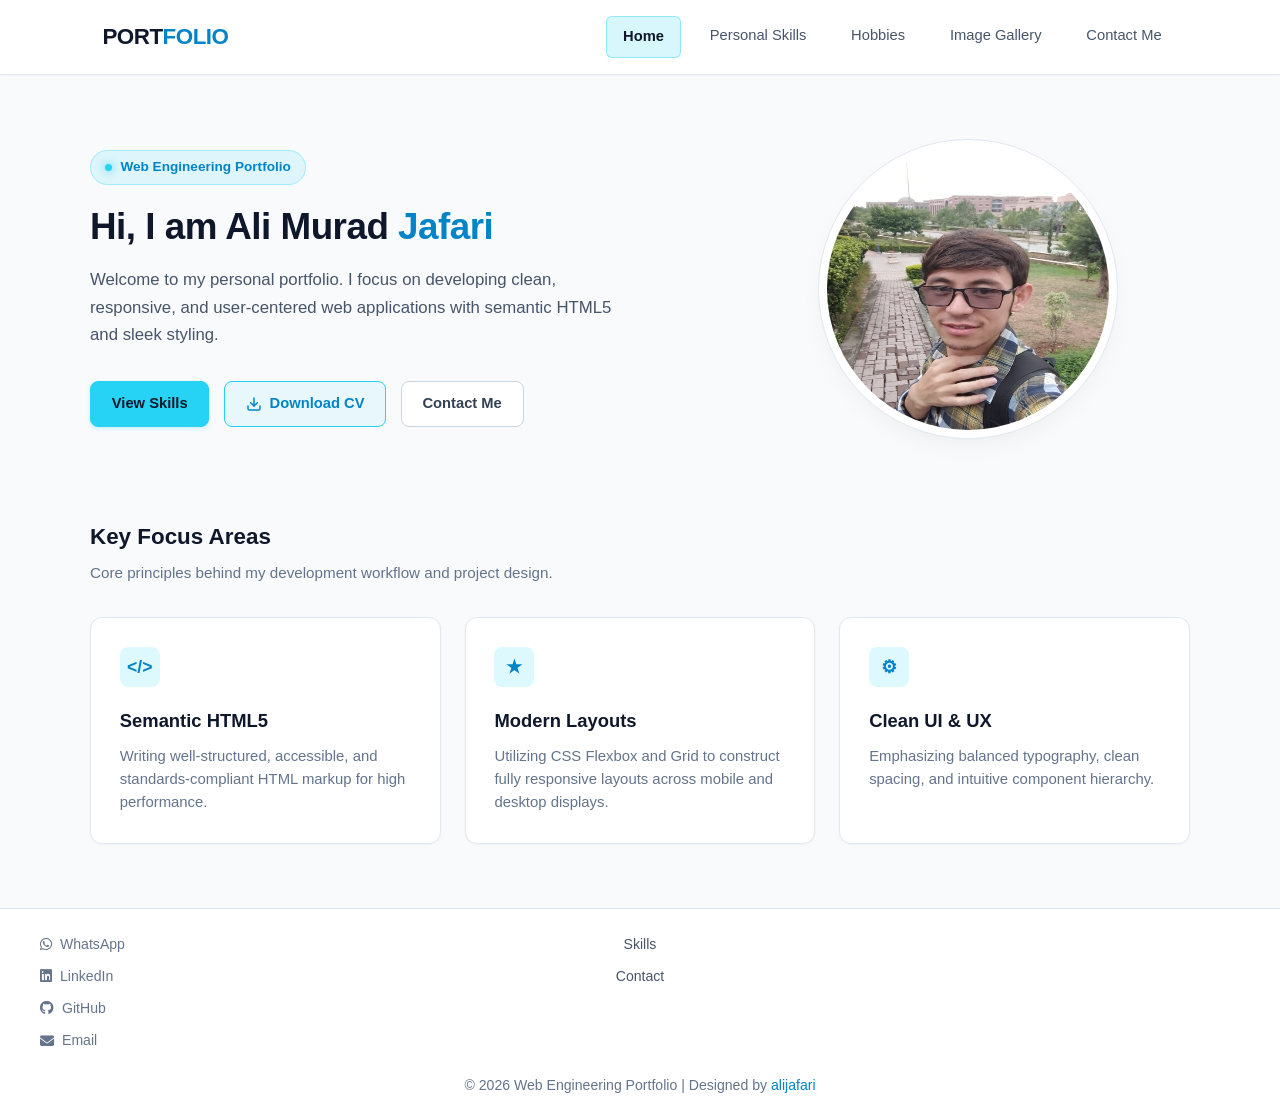
<file: index.html>
<!DOCTYPE html>
<html lang="en">
<head>
    <meta charset="UTF-8">
    <meta name="viewport" content="width=device-width, initial-scale=1.0">
    <title>Home | Personal Portfolio</title>
    <link rel="stylesheet" href="https://cdnjs.cloudflare.com/ajax/libs/font-awesome/6.7.2/css/all.min.css">
    <link rel="stylesheet" href="css/style.css">
    
</head>
<body>

    <!-- Header Navigation -->
    <header>
        <div class="logo">PORT<span>FOLIO</span></div>
        <nav>
            <a href="index.html" class="active">Home</a>
            <a href="skills.html">Personal Skills</a>
            <a href="hobbies.html">Hobbies</a>
            <a href="gallery.html">Image Gallery</a>
            <a href="contact.html">Contact Me</a>
        </nav>
    </header>

    <!-- Main Container -->
    <div class="container">
        <section class="hero">
            <div class="hero-text">
                <div class="badge-pill">
                    <span class="badge-dot"></span> Web Engineering Portfolio
                </div>
                <h1>Hi, I am Ali Murad <span>Jafari</span></h1>
                <p>
                    Welcome to my personal portfolio. I focus on developing clean, responsive, and user-centered web applications with semantic HTML5 and sleek styling.
                </p>
                <div class="btn-group">
                    <a href="skills.html" class="btn btn-primary">View Skills</a>
                    <a href="CV.pdf" download="Student_CV.pdf" class="btn btn-outline">
                        <svg width="16" height="16" viewBox="0 0 24 24" fill="none" stroke="currentColor" stroke-width="2.2" stroke-linecap="round" stroke-linejoin="round"><path d="M21 15v4a2 2 0 0 1-2 2H5a2 2 0 0 1-2-2v-4"></path><polyline points="7 10 12 15 17 10"></polyline><line x1="12" y1="15" x2="12" y2="3"></line></svg>
                        Download CV
                    </a>
                    <a href="contact.html" class="btn btn-secondary">Contact Me</a>
                </div>
            </div>
            <div class="hero-image">
                <img src="images/p2.jpeg" alt="Profile Graphic">
            </div>
        </section>

        <!-- Highlights Section -->
        <section>
            <div class="section-header">
                <h2>Key Focus Areas</h2>
                <p>Core principles behind my development workflow and project design.</p>
            </div>
            <div class="features">
                <div class="card">
                    <div class="card-icon">&lt;/&gt;</div>
                    <h3>Semantic HTML5</h3>
                    <p>Writing well-structured, accessible, and standards-compliant HTML markup for high performance.</p>
                </div>
                <div class="card">
                    <div class="card-icon">&#9733;</div>
                    <h3>Modern Layouts</h3>
                    <p>Utilizing CSS Flexbox and Grid to construct fully responsive layouts across mobile and desktop displays.</p>
                </div>
                <div class="card">
                    <div class="card-icon">&#9881;</div>
                    <h3>Clean UI &amp; UX</h3>
                    <p>Emphasizing balanced typography, clean spacing, and intuitive component hierarchy.</p>
                </div>
            </div>
        </section>
    </div>

    <!-- Footer -->
    <footer>
        <div class="footer-content">
            <div class="social-media">
                <a href="#"><i class="fa-brands fa-whatsapp"></i> WhatsApp</a>
                <a href="#"><i class="fa-brands fa-linkedin"></i> LinkedIn</a>
                <a href="#"><i class="fa-brands fa-github"></i> GitHub</a>
                <a href="#"><i class="fa-solid fa-envelope"></i> Email</a>

            </div>
            <div class="quick-link">
                <a href="skills.html">Skills</a>
                <a href="contact.html">Contact</a>
            </div>

            <div></div>
        </div>
        
        <p>&copy; 2026 Web Engineering Portfolio | Designed by <strong>alijafari</strong></p>
    </footer>

</body>
</html>
</file>
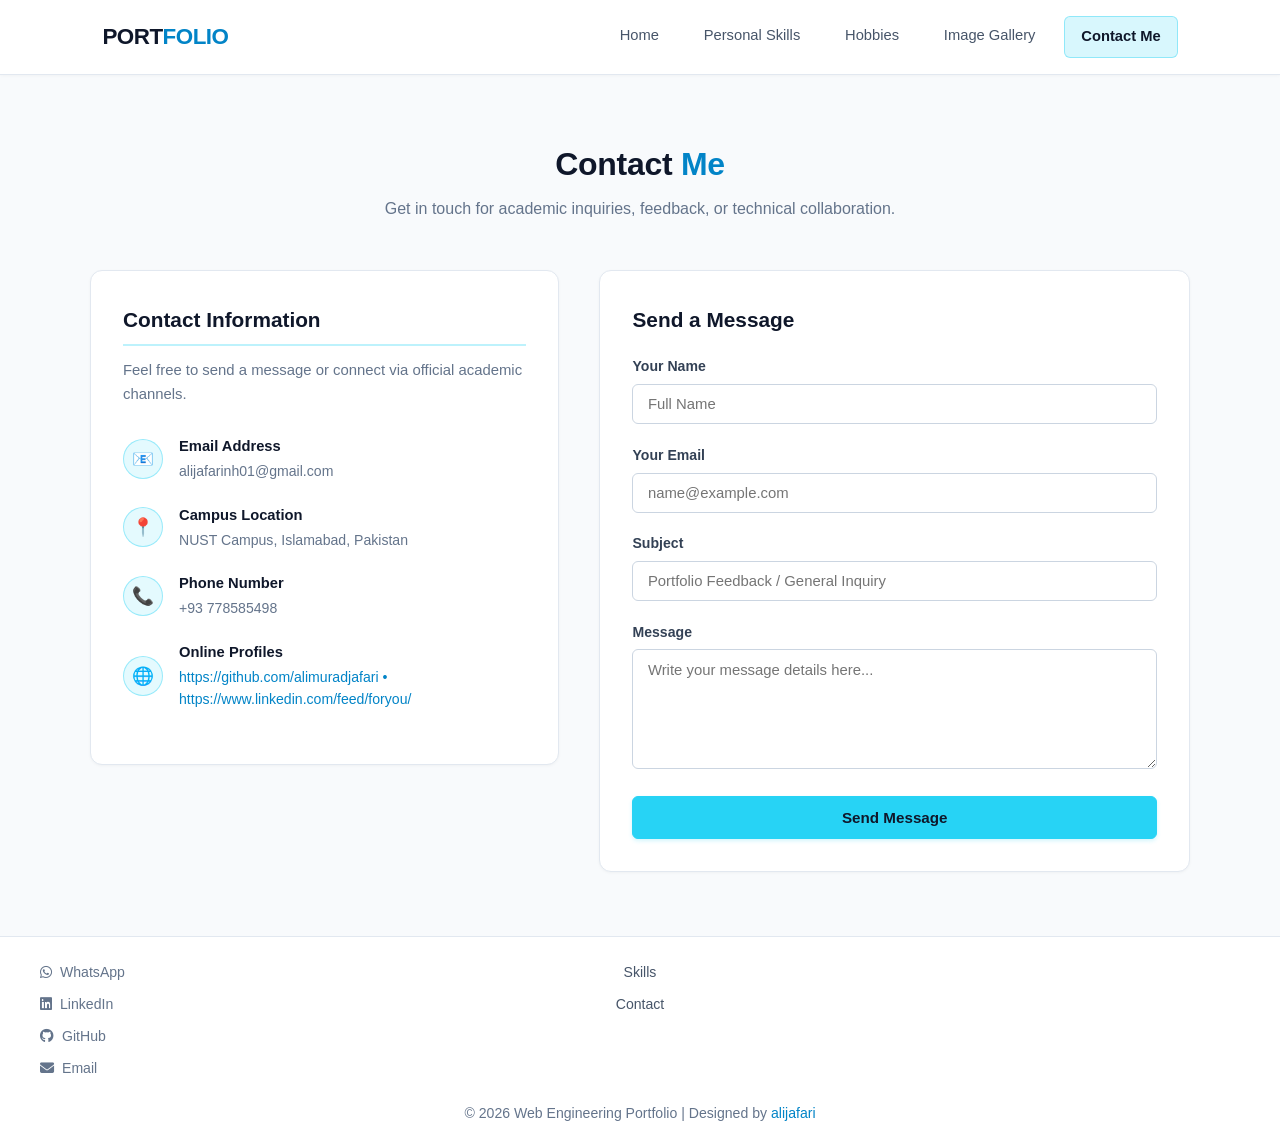
<file: contact.html>
<!DOCTYPE html>
<html lang="en">
<head>
    <meta charset="UTF-8">
    <meta name="viewport" content="width=device-width, initial-scale=1.0">
    <title>Contact Me | Portfolio</title>
     <link rel="stylesheet" href="https://cdnjs.cloudflare.com/ajax/libs/font-awesome/6.7.2/css/all.min.css">
    <link rel="stylesheet" href="css/style.css">
</head>
<body>

    <!-- Header Navigation -->
    <header>
        <div class="logo">PORT<span>FOLIO</span></div>
        <nav>
            <a href="index.html">Home</a>
            <a href="skills.html">Personal Skills</a>
            <a href="hobbies.html">Hobbies</a>
            <a href="gallery.html">Image Gallery</a>
            <a href="contact.html" class="active">Contact Me</a>
        </nav>
    </header>

    <!-- Main Content -->
    <div class="container">
        <div class="page-header">
            <h1>Contact <span>Me</span></h1>
            <p>Get in touch for academic inquiries, feedback, or technical collaboration.</p>
        </div>

        <div class="contact-wrapper">
            <!-- Sidebar Details -->
            <div class="contact-info">
                <h2>Contact Information</h2>
                <p>Feel free to send a message or connect via official academic channels.</p>

                <div class="info-item">
                    <div class="info-icon">&#128231;</div>
                    <div class="info-details">
                        <h4>Email Address</h4>
                        <p>alijafarinh01@gmail.com</p>
                    </div>
                </div>

                <div class="info-item">
                    <div class="info-icon">&#128205;</div>
                    <div class="info-details">
                        <h4>Campus Location</h4>
                        <p>NUST Campus, Islamabad, Pakistan</p>
                    </div>
                </div>

                <div class="info-item">
                    <div class="info-icon">&#128222;</div>
                    <div class="info-details">
                        <h4>Phone Number</h4>
                        <p>+93 778585498</p>
                    </div>
                </div>

                <div class="info-item">
                    <div class="info-icon">&#127760;</div>
                    <div class="info-details">
                        <h4>Online Profiles</h4>
                        <p style="color: #0284c7; font-weight: 500;">https://github.com/alimuradjafari &bull; https://www.linkedin.com/feed/foryou/</p>
                    </div>
                </div>
            </div>

            <!-- Contact Form -->
            <div class="contact-form">
                <h2>Send a Message</h2>
                <form action="#" method="post" onsubmit="alert('Thank you! Your message has been submitted successfully.'); return false;">
                    <div class="form-group">
                        <label for="name">Your Name</label>
                        <input type="text" id="name" name="name" class="form-control" placeholder="Full Name" required>
                    </div>

                    <div class="form-group">
                        <label for="email">Your Email</label>
                        <input type="email" id="email" name="email" class="form-control" placeholder="name@example.com" required>
                    </div>

                    <div class="form-group">
                        <label for="subject">Subject</label>
                        <input type="text" id="subject" name="subject" class="form-control" placeholder="Portfolio Feedback / General Inquiry" required>
                    </div>

                    <div class="form-group">
                        <label for="message">Message</label>
                        <textarea id="message" name="message" class="form-control" placeholder="Write your message details here..." required></textarea>
                    </div>

                    <button type="submit" class="submit-btn">Send Message</button>
                </form>
            </div>
        </div>
    </div>

    <!-- Footer -->
    <footer>
        <div class="footer-content">
            <div class="social-media">
                <a href="#"><i class="fa-brands fa-whatsapp"></i> WhatsApp</a>
                <a href="#"><i class="fa-brands fa-linkedin"></i> LinkedIn</a>
                <a href="#"><i class="fa-brands fa-github"></i> GitHub</a>
                <a href="#"><i class="fa-solid fa-envelope"></i> Email</a>

            </div>
            <div class="quick-link">
                <a href="skills.html">Skills</a>
                <a href="contact.html">Contact</a>
            </div>

            <div></div>
        </div>
        
        <p>&copy; 2026 Web Engineering Portfolio | Designed by <strong>alijafari</strong></p>
    </footer>

</body>
</html>
</file>
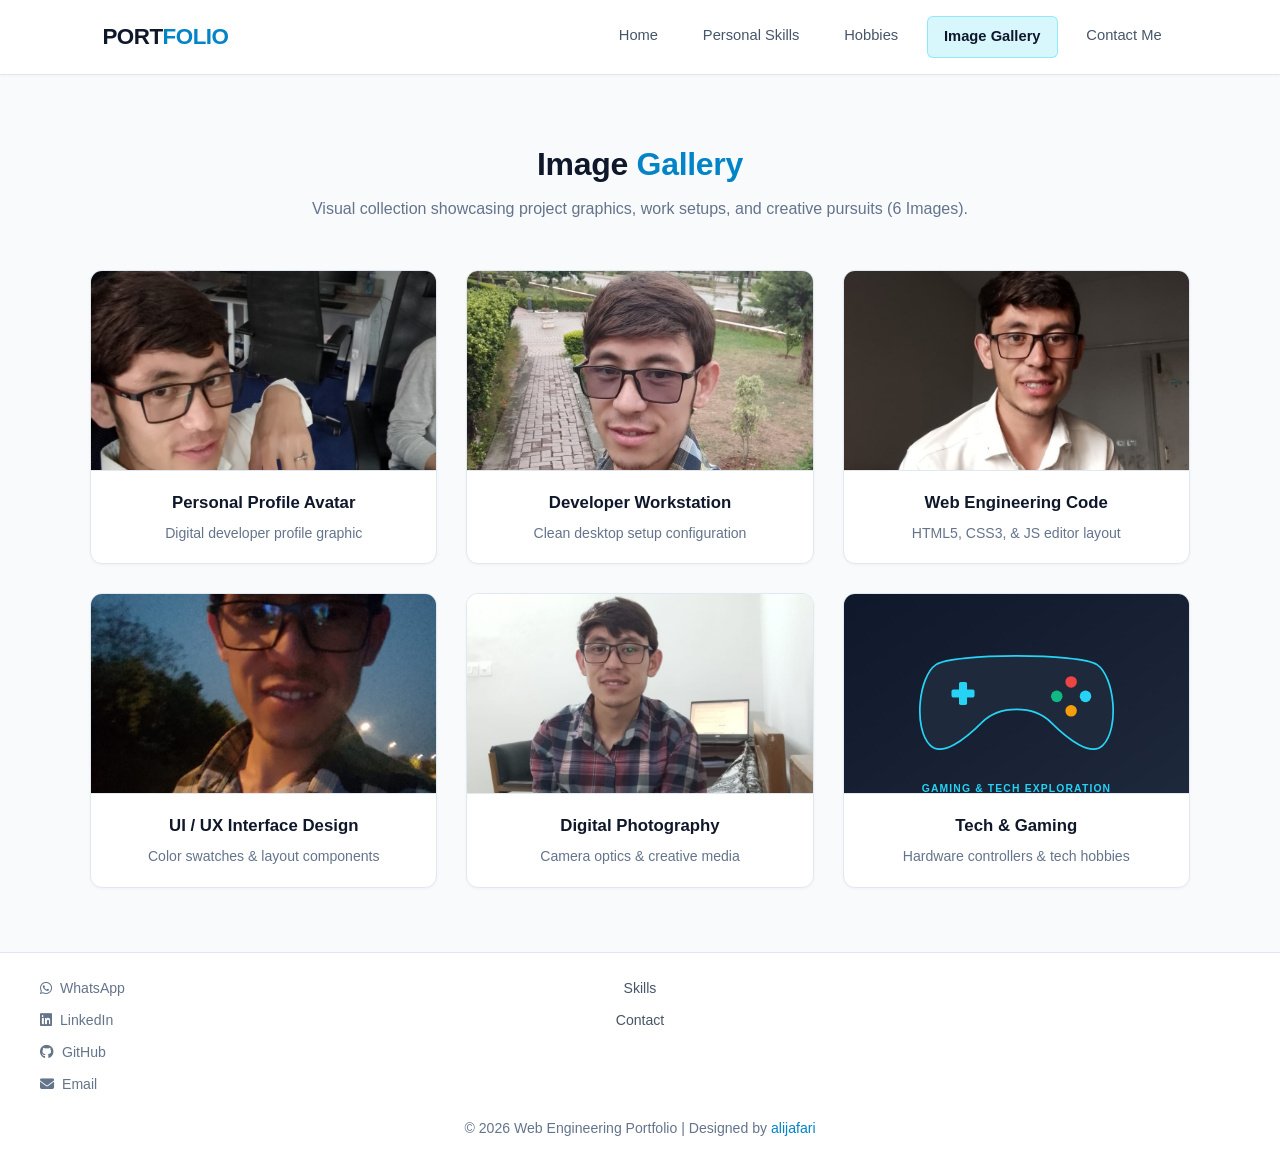
<file: gallery.html>
<!DOCTYPE html>
<html lang="en">
<head>
    <meta charset="UTF-8">
    <meta name="viewport" content="width=device-width, initial-scale=1.0">
    <title>Image Gallery | Portfolio</title>
     <link rel="stylesheet" href="https://cdnjs.cloudflare.com/ajax/libs/font-awesome/6.7.2/css/all.min.css">
    <link rel="stylesheet" href="css/style.css">
</head>
<body>

    <!-- Header Navigation -->
    <header>
        <div class="logo">PORT<span>FOLIO</span></div>
        <nav>
            <a href="index.html">Home</a>
            <a href="skills.html">Personal Skills</a>
            <a href="hobbies.html">Hobbies</a>
            <a href="gallery.html" class="active">Image Gallery</a>
            <a href="contact.html">Contact Me</a>
        </nav>
    </header>

    <!-- Main Content -->
    <div class="container">
        <div class="page-header">
            <h1>Image <span>Gallery</span></h1>
            <p>Visual collection showcasing project graphics, work setups, and creative pursuits (6 Images).</p>
        </div>

        <div class="gallery-grid">
            <!-- Image 1 -->
            <div class="gallery-card">
                <div class="gallery-img-wrapper">
                    <img src="images/p1.jpeg" alt="Personal Profile Identity">
                </div>
                <div class="gallery-caption">
                    <h3>Personal Profile Avatar</h3>
                    <p>Digital developer profile graphic</p>
                </div>
            </div>

            <!-- Image 2 -->
            <div class="gallery-card">
                <div class="gallery-img-wrapper">
                    <img src="images/p2.jpeg" alt="Workstation Environment">
                </div>
                <div class="gallery-caption">
                    <h3>Developer Workstation</h3>
                    <p>Clean desktop setup configuration</p>
                </div>
            </div>

            <!-- Image 3 -->
            <div class="gallery-card">
                <div class="gallery-img-wrapper">
                    <img src="images/p3.jpeg" alt="Web Engineering Code Editor">
                </div>
                <div class="gallery-caption">
                    <h3>Web Engineering Code</h3>
                    <p>HTML5, CSS3, &amp; JS editor layout</p>
                </div>
            </div>

            <!-- Image 4 -->
            <div class="gallery-card">
                <div class="gallery-img-wrapper">
                    <img src="images/p4.jpeg" alt="UI UX Design System">
                </div>
                <div class="gallery-caption">
                    <h3>UI / UX Interface Design</h3>
                    <p>Color swatches &amp; layout components</p>
                </div>
            </div>

            <!-- Image 5 -->
            <div class="gallery-card">
                <div class="gallery-img-wrapper">
                    <img src="images/p5.jpeg" alt="Digital Camera & Media">
                </div>
                <div class="gallery-caption">
                    <h3>Digital Photography</h3>
                    <p>Camera optics &amp; creative media</p>
                </div>
            </div>

            <!-- Image 6 -->
            <div class="gallery-card">
                <div class="gallery-img-wrapper">
                    <img src="images/gaming.svg" alt="Gaming & Tech Exploration">
                </div>
                <div class="gallery-caption">
                    <h3>Tech &amp; Gaming</h3>
                    <p>Hardware controllers &amp; tech hobbies</p>
                </div>
            </div>
        </div>
    </div>

    <!-- Footer -->
    <footer>
        <div class="footer-content">
            <div class="social-media">
                <a href="#"><i class="fa-brands fa-whatsapp"></i> WhatsApp</a>
                <a href="#"><i class="fa-brands fa-linkedin"></i> LinkedIn</a>
                <a href="#"><i class="fa-brands fa-github"></i> GitHub</a>
                <a href="#"><i class="fa-solid fa-envelope"></i> Email</a>

            </div>
            <div class="quick-link">
                <a href="skills.html">Skills</a>
                <a href="contact.html">Contact</a>
            </div>

            <div></div>
        </div>
        
        <p>&copy; 2026 Web Engineering Portfolio | Designed by <strong>alijafari</strong></p>
    </footer>

</body>
</html>
</file>
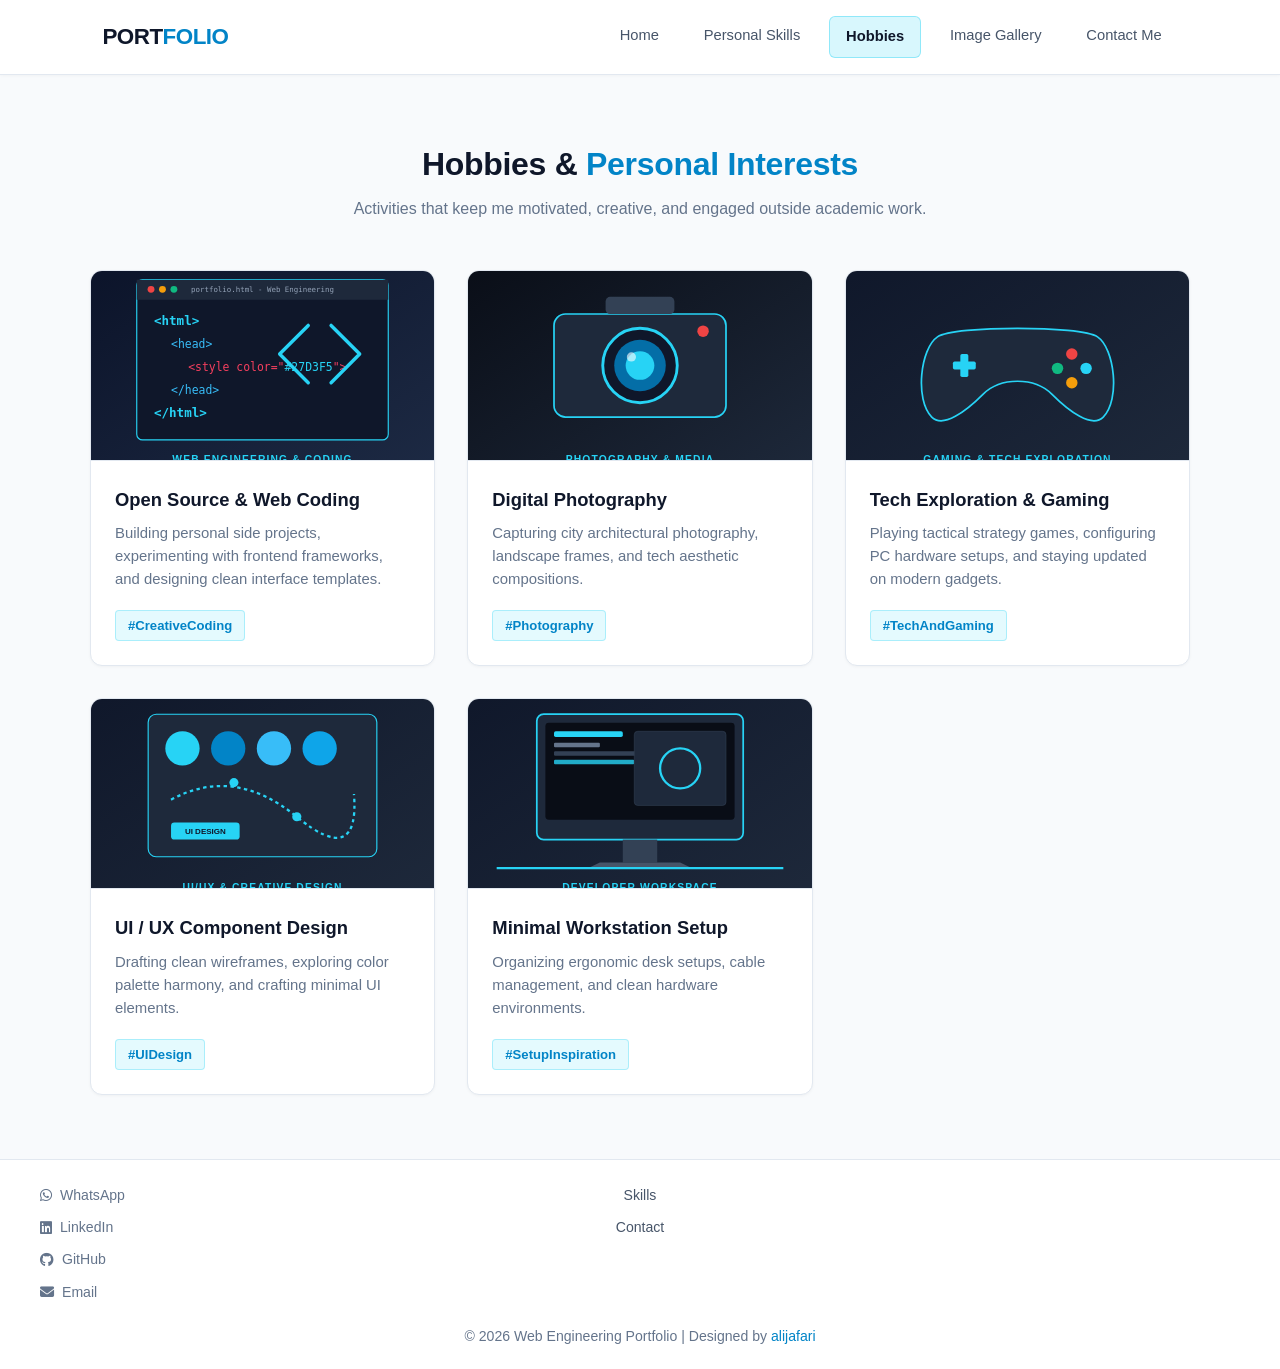
<file: hobbies.html>
<!DOCTYPE html>
<html lang="en">
<head>
    <meta charset="UTF-8">
    <meta name="viewport" content="width=device-width, initial-scale=1.0">
    <title>Hobbies | Personal Portfolio</title>
     <link rel="stylesheet" href="https://cdnjs.cloudflare.com/ajax/libs/font-awesome/6.7.2/css/all.min.css">
    <link rel="stylesheet" href="css/style.css">
</head>
<body>

    <!-- Header Navigation -->
    <header>
        <div class="logo">PORT<span>FOLIO</span></div>
        <nav>
            <a href="index.html">Home</a>
            <a href="skills.html">Personal Skills</a>
            <a href="hobbies.html" class="active">Hobbies</a>
            <a href="gallery.html">Image Gallery</a>
            <a href="contact.html">Contact Me</a>
        </nav>
    </header>

    <!-- Main Content -->
    <div class="container">
        <div class="page-header">
            <h1>Hobbies &amp; <span>Personal Interests</span></h1>
            <p>Activities that keep me motivated, creative, and engaged outside academic work.</p>
        </div>

        <div class="hobby-grid">
            <!-- Hobby 1 -->
            <div class="hobby-card">
                <img class="hobby-img" src="images/coding.svg" alt="Web Development Hobby">
                <div class="hobby-content">
                    <h3>Open Source &amp; Web Coding</h3>
                    <p>Building personal side projects, experimenting with frontend frameworks, and designing clean interface templates.</p>
                    <span class="tag">#CreativeCoding</span>
                </div>
            </div>

            <!-- Hobby 2 -->
            <div class="hobby-card">
                <img class="hobby-img" src="images/photography.svg" alt="Photography Hobby">
                <div class="hobby-content">
                    <h3>Digital Photography</h3>
                    <p>Capturing city architectural photography, landscape frames, and tech aesthetic compositions.</p>
                    <span class="tag">#Photography</span>
                </div>
            </div>

            <!-- Hobby 3 -->
            <div class="hobby-card">
                <img class="hobby-img" src="images/gaming.svg" alt="Gaming Hobby">
                <div class="hobby-content">
                    <h3>Tech Exploration &amp; Gaming</h3>
                    <p>Playing tactical strategy games, configuring PC hardware setups, and staying updated on modern gadgets.</p>
                    <span class="tag">#TechAndGaming</span>
                </div>
            </div>

            <!-- Hobby 4 -->
            <div class="hobby-card">
                <img class="hobby-img" src="images/design.svg" alt="UI Design Hobby">
                <div class="hobby-content">
                    <h3>UI / UX Component Design</h3>
                    <p>Drafting clean wireframes, exploring color palette harmony, and crafting minimal UI elements.</p>
                    <span class="tag">#UIDesign</span>
                </div>
            </div>

            <!-- Hobby 5 -->
            <div class="hobby-card">
                <img class="hobby-img" src="images/workspace.svg" alt="Desk Setup Hobby">
                <div class="hobby-content">
                    <h3>Minimal Workstation Setup</h3>
                    <p>Organizing ergonomic desk setups, cable management, and clean hardware environments.</p>
                    <span class="tag">#SetupInspiration</span>
                </div>
            </div>
        </div>
    </div>

    <!-- Footer -->
    <footer>
        <div class="footer-content">
            <div class="social-media">
                <a href="#"><i class="fa-brands fa-whatsapp"></i> WhatsApp</a>
                <a href="#"><i class="fa-brands fa-linkedin"></i> LinkedIn</a>
                <a href="#"><i class="fa-brands fa-github"></i> GitHub</a>
                <a href="#"><i class="fa-solid fa-envelope"></i> Email</a>

            </div>
            <div class="quick-link">
                <a href="skills.html">Skills</a>
                <a href="contact.html">Contact</a>
            </div>

            <div></div>
        </div>
        
        <p>&copy; 2026 Web Engineering Portfolio | Designed by <strong>alijafari</strong></p>
    </footer>

</body>
</html>
</file>
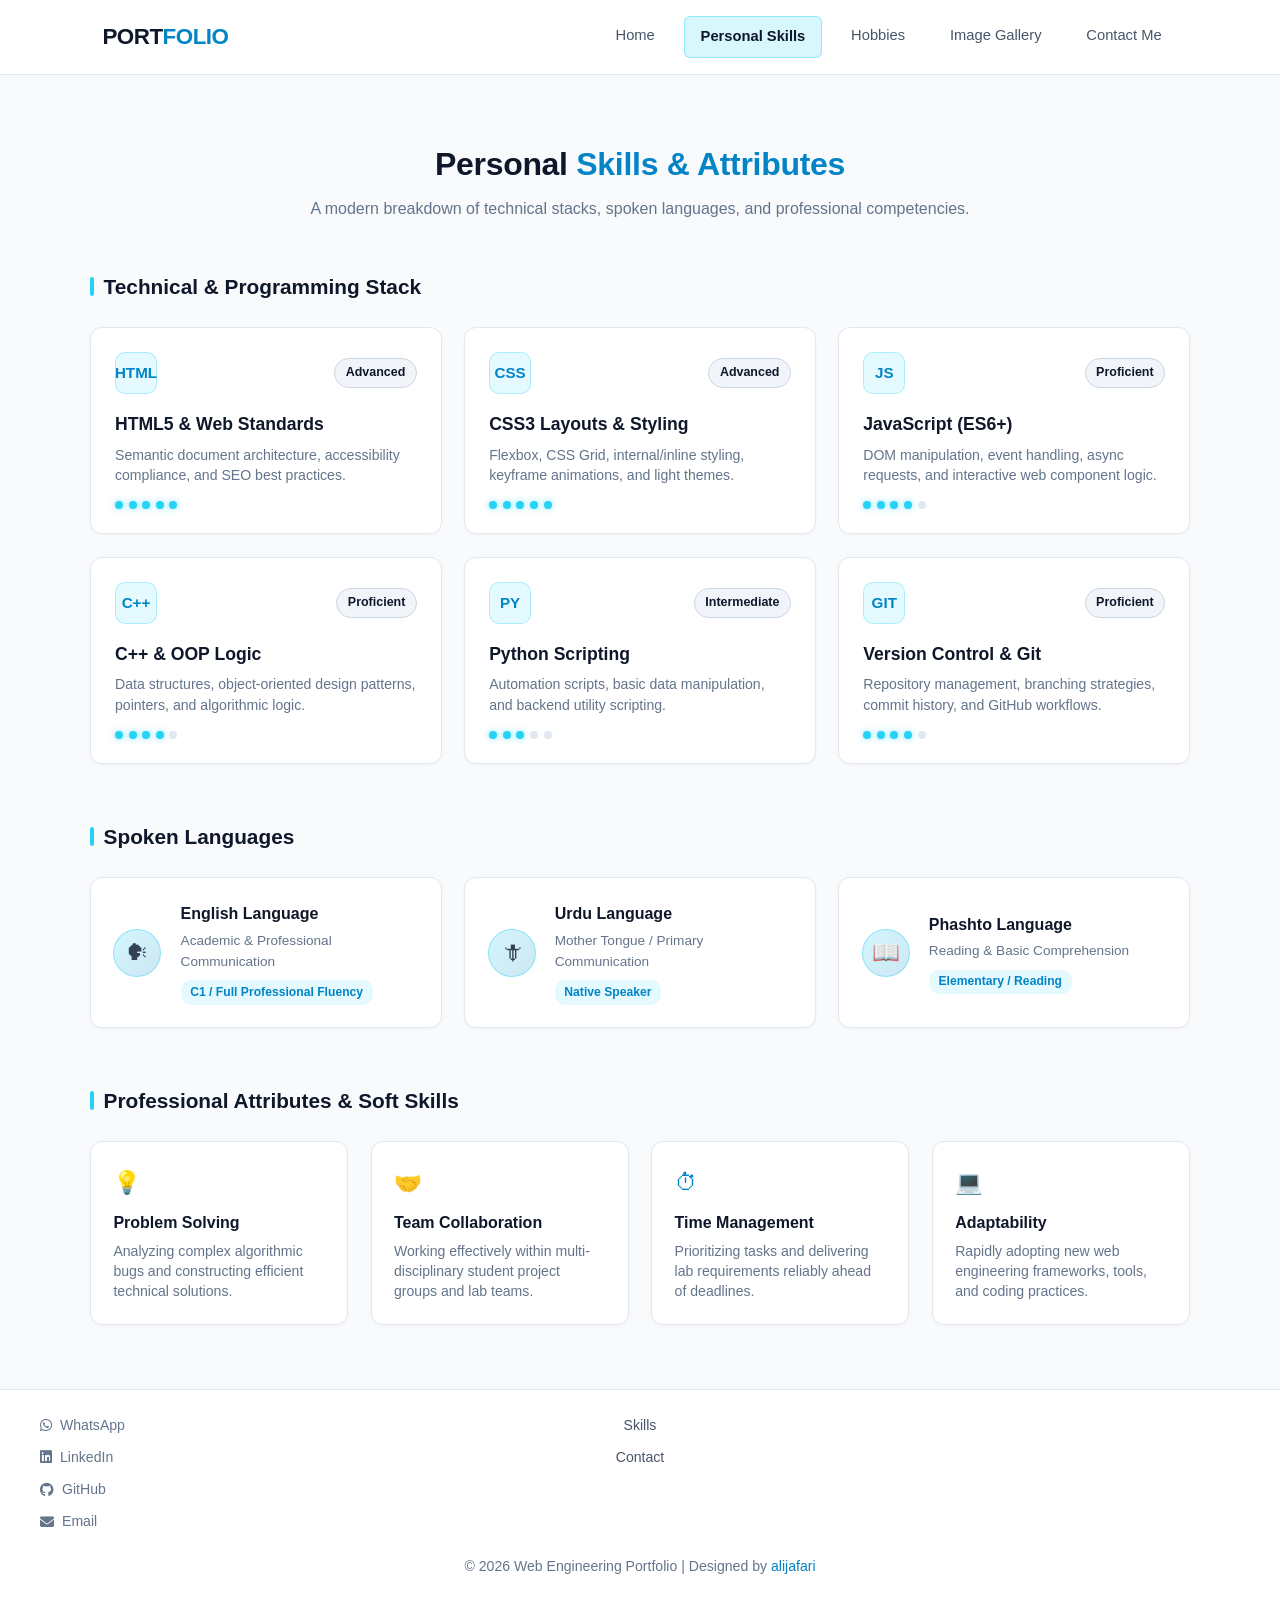
<file: skills.html>
<!DOCTYPE html>
<html lang="en">
<head>
    <meta charset="UTF-8">
    <meta name="viewport" content="width=device-width, initial-scale=1.0">
    <title>Personal Skills | Portfolio</title>
     <link rel="stylesheet" href="https://cdnjs.cloudflare.com/ajax/libs/font-awesome/6.7.2/css/all.min.css">
    <link rel="stylesheet" href="css/style.css">
    
</head>
<body>

    <!-- Header Navigation -->
    <header>
        <div class="logo">PORT<span>FOLIO</span></div>
        <nav>
            <a href="index.html">Home</a>
            <a href="skills.html" class="active">Personal Skills</a>
            <a href="hobbies.html">Hobbies</a>
            <a href="gallery.html">Image Gallery</a>
            <a href="contact.html">Contact Me</a>
        </nav>
    </header>

    <!-- Main Content -->
    <div class="container">
        <div class="page-header">
            <h1>Personal <span>Skills &amp; Attributes</span></h1>
            <p>A modern breakdown of technical stacks, spoken languages, and professional competencies.</p>
        </div>

        <!-- Technical & Programming Skills -->
        <h2 class="section-title">Technical &amp; Programming Stack</h2>
        <div class="tech-grid">
            
            <!-- Skill 1 -->
            <div class="tech-card">
                <div class="tech-header">
                    <div class="tech-icon">HTML</div>
                    <span class="tech-badge">Advanced</span>
                </div>
                <h3>HTML5 &amp; Web Standards</h3>
                <p>Semantic document architecture, accessibility compliance, and SEO best practices.</p>
                <div class="skill-dots">
                    <span class="dot active"></span>
                    <span class="dot active"></span>
                    <span class="dot active"></span>
                    <span class="dot active"></span>
                    <span class="dot active"></span>
                </div>
            </div>

            <!-- Skill 2 -->
            <div class="tech-card">
                <div class="tech-header">
                    <div class="tech-icon">CSS</div>
                    <span class="tech-badge">Advanced</span>
                </div>
                <h3>CSS3 Layouts &amp; Styling</h3>
                <p>Flexbox, CSS Grid, internal/inline styling, keyframe animations, and light themes.</p>
                <div class="skill-dots">
                    <span class="dot active"></span>
                    <span class="dot active"></span>
                    <span class="dot active"></span>
                    <span class="dot active"></span>
                    <span class="dot active"></span>
                </div>
            </div>

            <!-- Skill 3 -->
            <div class="tech-card">
                <div class="tech-header">
                    <div class="tech-icon">JS</div>
                    <span class="tech-badge">Proficient</span>
                </div>
                <h3>JavaScript (ES6+)</h3>
                <p>DOM manipulation, event handling, async requests, and interactive web component logic.</p>
                <div class="skill-dots">
                    <span class="dot active"></span>
                    <span class="dot active"></span>
                    <span class="dot active"></span>
                    <span class="dot active"></span>
                    <span class="dot"></span>
                </div>
            </div>

            <!-- Skill 4 -->
            <div class="tech-card">
                <div class="tech-header">
                    <div class="tech-icon">C++</div>
                    <span class="tech-badge">Proficient</span>
                </div>
                <h3>C++ &amp; OOP Logic</h3>
                <p>Data structures, object-oriented design patterns, pointers, and algorithmic logic.</p>
                <div class="skill-dots">
                    <span class="dot active"></span>
                    <span class="dot active"></span>
                    <span class="dot active"></span>
                    <span class="dot active"></span>
                    <span class="dot"></span>
                </div>
            </div>

            <!-- Skill 5 -->
            <div class="tech-card">
                <div class="tech-header">
                    <div class="tech-icon">PY</div>
                    <span class="tech-badge">Intermediate</span>
                </div>
                <h3>Python Scripting</h3>
                <p>Automation scripts, basic data manipulation, and backend utility scripting.</p>
                <div class="skill-dots">
                    <span class="dot active"></span>
                    <span class="dot active"></span>
                    <span class="dot active"></span>
                    <span class="dot"></span>
                    <span class="dot"></span>
                </div>
            </div>

            <!-- Skill 6 -->
            <div class="tech-card">
                <div class="tech-header">
                    <div class="tech-icon">GIT</div>
                    <span class="tech-badge">Proficient</span>
                </div>
                <h3>Version Control &amp; Git</h3>
                <p>Repository management, branching strategies, commit history, and GitHub workflows.</p>
                <div class="skill-dots">
                    <span class="dot active"></span>
                    <span class="dot active"></span>
                    <span class="dot active"></span>
                    <span class="dot active"></span>
                    <span class="dot"></span>
                </div>
            </div>

        </div>

        <!-- Spoken Languages Section -->
        <div class="languages-section">
            <h2 class="section-title">Spoken Languages</h2>
            <div class="lang-grid">
                
                <!-- Language 1 -->
                <div class="lang-card">
                    <div class="lang-avatar">&#128483;</div>
                    <div class="lang-details">
                        <h4>English Language</h4>
                        <p>Academic &amp; Professional Communication</p>
                        <span class="lang-level">C1 / Full Professional Fluency</span>
                    </div>
                </div>

                <!-- Language 2 -->
                <div class="lang-card">
                    <div class="lang-avatar">&#128481;</div>
                    <div class="lang-details">
                        <h4>Urdu Language</h4>
                        <p>Mother Tongue / Primary Communication</p>
                        <span class="lang-level">Native Speaker</span>
                    </div>
                </div>

                <!-- Language 3 -->
                <div class="lang-card">
                    <div class="lang-avatar">&#128214;</div>
                    <div class="lang-details">
                        <h4>Phashto Language</h4>
                        <p>Reading &amp; Basic Comprehension</p>
                        <span class="lang-level">Elementary / Reading</span>
                    </div>
                </div>

            </div>
        </div>

        <!-- Soft Skills & Competencies -->
        <h2 class="section-title">Professional Attributes &amp; Soft Skills</h2>
        <div class="soft-grid">
            <div class="soft-card">
                <div class="soft-icon">&#128161;</div>
                <h4>Problem Solving</h4>
                <p>Analyzing complex algorithmic bugs and constructing efficient technical solutions.</p>
            </div>
            <div class="soft-card">
                <div class="soft-icon">&#129309;</div>
                <h4>Team Collaboration</h4>
                <p>Working effectively within multi-disciplinary student project groups and lab teams.</p>
            </div>
            <div class="soft-card">
                <div class="soft-icon">&#9201;</div>
                <h4>Time Management</h4>
                <p>Prioritizing tasks and delivering lab requirements reliably ahead of deadlines.</p>
            </div>
            <div class="soft-card">
                <div class="soft-icon">&#128187;</div>
                <h4>Adaptability</h4>
                <p>Rapidly adopting new web engineering frameworks, tools, and coding practices.</p>
            </div>
        </div>

    </div>

    <!-- Footer -->
    <footer>
        <div class="footer-content">
            <div class="social-media">
                <a href="#"><i class="fa-brands fa-whatsapp"></i> WhatsApp</a>
                <a href="#"><i class="fa-brands fa-linkedin"></i> LinkedIn</a>
                <a href="#"><i class="fa-brands fa-github"></i> GitHub</a>
                <a href="#"><i class="fa-solid fa-envelope"></i> Email</a>

            </div>
            <div class="quick-link">
                <a href="skills.html">Skills</a>
                <a href="contact.html">Contact</a>
            </div>

            <div></div>
        </div>
        
        <p>&copy; 2026 Web Engineering Portfolio | Designed by <strong>alijafari</strong></p>
    </footer>

</body>
</html>
</file>
<file: css/style.css>
/* CSS styling for home.html */
* {
    margin: 0;
    padding: 0;
    box-sizing: border-box;
    font-family: -apple-system, BlinkMacSystemFont, "Segoe UI", Roboto, "Helvetica Neue", Arial, sans-serif;
}

body {
    background-color: #f8fafc;
    color: #334155;
    line-height: 1.6;
    min-height: 100vh;
    display: flex;
    flex-direction: column;
    font-size: 0.98rem;
}

/* Modern Light Header */
header {
    background-color: #ffffff;
    padding: 1rem 8%;
    display: flex;
    justify-content: space-between;
    align-items: center;
    border-bottom: 1px solid #e2e8f0;
    position: sticky;
    top: 0;
    z-index: 1000;
    box-shadow: 0 1px 3px rgba(0, 0, 0, 0.03);
}

.logo {
    font-size: 1.4rem;
    font-weight: 700;
    letter-spacing: -0.5px;
    color: #0f172a;
}

.logo span {
    color: #0284c7;
}

nav {
    display: flex;
    gap: 0.8rem;
}

nav a {
    color: #475569;
    text-decoration: none;
    font-weight: 500;
    font-size: 0.92rem;
    padding: 0.5rem 1rem;
    border-radius: 6px;
    transition: all 0.2s ease;
}

nav a:hover {
    color: #0284c7;
    background-color: #f1f5f9;
}

nav a.active {
    color: #0f172a;
    background-color: rgba(39, 211, 245, 0.18);
    font-weight: 600;
    border: 1px solid rgba(39, 211, 245, 0.4);
}

/* Container Layout */
.container {
    width: 88%;
    max-width: 1100px;
    margin: 0 auto;
    padding: 4rem 0;
    flex: 1;
}

/* Hero Section */
.hero {
    display: flex;
    align-items: center;
    justify-content: space-between;
    gap: 4rem;
    margin-bottom: 5rem;
}

.hero-text {
    flex: 1.2;
}

.badge-pill {
    display: inline-flex;
    align-items: center;
    gap: 0.5rem;
    background-color: rgba(39, 211, 245, 0.12);
    color: #0284c7;
    padding: 0.35rem 0.9rem;
    border-radius: 20px;
    border: 1px solid rgba(39, 211, 245, 0.3);
    font-size: 0.85rem;
    font-weight: 600;
    margin-bottom: 1.2rem;
}

.badge-dot {
    width: 7px;
    height: 7px;
    background-color: #27D3F5;
    border-radius: 50%;
    box-shadow: 0 0 8px #27D3F5;
}

.hero-text h1 {
    font-size: 2.3rem;
    font-weight: 700;
    color: #0f172a;
    margin-bottom: 1rem;
    line-height: 1.25;
    letter-spacing: -0.5px;
}

.hero-text h1 span {
    color: #0284c7;
    position: relative;
}

.hero-text p {
    color: #475569;
    font-size: 1.05rem;
    margin-bottom: 2rem;
    max-width: 540px;
    line-height: 1.65;
}

.btn-group {
    display: flex;
    gap: 0.9rem;
    flex-wrap: wrap;
}

.btn {
    display: inline-flex;
    align-items: center;
    gap: 0.5rem;
    padding: 0.65rem 1.3rem;
    border-radius: 8px;
    font-weight: 600;
    font-size: 0.92rem;
    text-decoration: none;
    transition: all 0.2s ease;
    cursor: pointer;
}

.btn-primary {
    background-color: #27D3F5;
    color: #0f172a;
    border: 1px solid #27D3F5;
    box-shadow: 0 2px 4px rgba(39, 211, 245, 0.2);
}

.btn-primary:hover {
    background-color: #0284c7;
    color: #ffffff;
    border-color: #0284c7;
    box-shadow: 0 4px 12px rgba(2, 132, 199, 0.3);
}

.btn-outline {
    background-color: rgba(39, 211, 245, 0.08);
    color: #0284c7;
    border: 1px solid #27D3F5;
}

.btn-outline:hover {
    background-color: #27D3F5;
    color: #0f172a;
    box-shadow: 0 4px 12px rgba(39, 211, 245, 0.3);
}

.btn-secondary {
    background-color: #ffffff;
    color: #334155;
    border: 1px solid #cbd5e1;
}

.btn-secondary:hover {
    background-color: #f8fafc;
    border-color: #94a3b8;
    color: #0f172a;
}

.hero-image {
    flex: 0.9;
    display: flex;
    justify-content: center;
}

.hero-image img {
    width: 300px;
    height: 300px;
    max-width: 340px;
    border-radius: 50%;
    background-color: #ffffff;
    border: 1px solid #e2e8f0;
    box-shadow: 0 10px 25px -5px rgba(0, 0, 0, 0.05), 0 8px 10px -6px rgba(0, 0, 0, 0.01);
    padding: 8px;
    transition: transform 0.3s ease;
}

.hero-image img:hover {
    transform: translateY(-4px);
}

/* Section Headings */
.section-header {
    margin-bottom: 2rem;
}

.section-header h2 {
    font-size: 1.4rem;
    color: #0f172a;
    font-weight: 700;
    margin-bottom: 0.4rem;
}

.section-header p {
    color: #64748b;
    font-size: 0.95rem;
}

/* Modern Light Cards */
.features {
    display: grid;
    grid-template-columns: repeat(auto-fit, minmax(280px, 1fr));
    gap: 1.5rem;
}

.card {
    background-color: #ffffff;
    padding: 1.8rem;
    border-radius: 12px;
    border: 1px solid #e2e8f0;
    box-shadow: 0 1px 3px rgba(0, 0, 0, 0.04);
    transition: all 0.25s ease;
}

.card:hover {
    transform: translateY(-4px);
    border-color: #27D3F5;
    box-shadow: 0 10px 20px -5px rgba(39, 211, 245, 0.15);
}

.card-icon {
    width: 40px;
    height: 40px;
    background: rgba(39, 211, 245, 0.15);
    border-radius: 8px;
    display: flex;
    align-items: center;
    justify-content: center;
    color: #0284c7;
    font-weight: bold;
    font-size: 1.1rem;
    margin-bottom: 1.2rem;
}

.card h3 {
    font-size: 1.15rem;
    font-weight: 600;
    margin-bottom: 0.6rem;
    color: #0f172a;
}

.card p {
    color: #64748b;
    font-size: 0.93rem;
    line-height: 1.55;
}


/* Light Footer */
footer {
    background-color: #ffffff;
    padding: 2rem 1.5rem;
    color: #64748b;
    font-size: 0.5rem;
    border-top: 1px solid #e2e8f0;
    margin-top: auto;
    display: flex;
    flex-direction: column;
    gap: 1.5rem;
}

/* 3-Column Desktop Grid Layout */
.footer-content {
    display: grid;
    grid-template-columns: 1fr 1fr 1fr;
    align-items: start;
    width: 100%;
    max-width: 1200px;
    margin: 0 auto;
}

/* Left Column - Vertical Stack */
.social-media {
    display: flex;
    flex-direction: column;
    align-items: flex-start;
    gap: 0.6rem;
}

.social-media a {
    display: flex;
    align-items: center;
    gap: 0.5rem;
    color: #64748b;
    text-decoration: none;
    transition: color 0.2s ease, transform 0.2s ease;
}

.social-media a:hover {
    color: #0284c7;
    transform: translateX(3px);
}

/* Center Column - Vertical Stack */
.quick-link {
    display: flex;
    flex-direction: column;
    align-items: center;
    gap: 0.6rem;
}

.quick-link a {
    color: #475569;
    text-decoration: none;
    font-weight: 400;
    transition: color 0.2s ease;
}

.quick-link a:hover {
    color: #0284c7;
    text-decoration: underline;
}

/* Bottom Copyright Text */
footer p {
    text-align: center;
    margin: 0;
    line-height: 1.3;
}

footer strong {
    color: #0284c7;
    font-weight: 500;
}



@media (max-width: 768px) {
    .hero {
        flex-direction: column;
        text-align: center;
        gap: 2.5rem;
    }
    .hero-text h1 {
        font-size: 1.9rem;
    }
    .hero-text p {
        margin: 0 auto 1.5rem auto;
    }
    .btn-group {
        justify-content: center;
    }
    header {
        flex-direction: column;
        gap: 0.8rem;
        padding: 1rem 5%;
    }
}

/* CSS for skill.html tab */
.section-title {
    font-size: 1.3rem;
    font-weight: 700;
    color: #0f172a;
    margin-bottom: 1.5rem;
    display: flex;
    align-items: center;
    gap: 0.6rem;
}

.section-title::before {
    content: '';
    display: inline-block;
    width: 4px;
    height: 1.2rem;
    background-color: #27D3F5;
    border-radius: 2px;
}

/* Modern Tech Skill Cards Grid */
.tech-grid {
    display: grid;
    grid-template-columns: repeat(auto-fit, minmax(260px, 1fr));
    gap: 1.4rem;
    margin-bottom: 3.5rem;
}

.tech-card {
    background-color: #ffffff;
    border: 1px solid #e2e8f0;
    border-radius: 12px;
    padding: 1.5rem;
    box-shadow: 0 1px 3px rgba(0, 0, 0, 0.04);
    transition: all 0.25s ease;
    position: relative;
}

.tech-card:hover {
    transform: translateY(-4px);
    border-color: #27D3F5;
    box-shadow: 0 10px 20px -5px rgba(39, 211, 245, 0.18);
}

.tech-header {
    display: flex;
    justify-content: space-between;
    align-items: center;
    margin-bottom: 1rem;
}

.tech-icon {
    width: 42px;
    height: 42px;
    background-color: rgba(39, 211, 245, 0.12);
    color: #0284c7;
    font-weight: 700;
    font-size: 0.95rem;
    border-radius: 10px;
    display: flex;
    align-items: center;
    justify-content: center;
    border: 1px solid rgba(39, 211, 245, 0.3);
}

.tech-badge {
    background-color: #f1f5f9;
    color: #0f172a;
    font-size: 0.78rem;
    font-weight: 600;
    padding: 0.25rem 0.65rem;
    border-radius: 15px;
    border: 1px solid #cbd5e1;
}

.tech-card h3 {
    font-size: 1.1rem;
    font-weight: 600;
    color: #0f172a;
    margin-bottom: 0.4rem;
}

.tech-card p {
    color: #64748b;
    font-size: 0.88rem;
    line-height: 1.45;
    margin-bottom: 1rem;
}

.skill-dots {
    display: flex;
    gap: 0.35rem;
    align-items: center;
}

.dot {
    width: 8px;
    height: 8px;
    border-radius: 50%;
    background-color: #e2e8f0;
}

.dot.active {
    background-color: #27D3F5;
    box-shadow: 0 0 6px rgba(39, 211, 245, 0.6);
}

/* Modern Languages Section */
.languages-section {
    margin-bottom: 3.5rem;
}

.lang-grid {
    display: grid;
    grid-template-columns: repeat(auto-fit, minmax(280px, 1fr));
    gap: 1.4rem;
}

.lang-card {
    background-color: #ffffff;
    border: 1px solid #e2e8f0;
    border-radius: 12px;
    padding: 1.4rem;
    display: flex;
    align-items: center;
    gap: 1.2rem;
    box-shadow: 0 1px 3px rgba(0,0,0,0.04);
    transition: all 0.25s ease;
}

.lang-card:hover {
    transform: translateY(-3px);
    border-color: #27D3F5;
    box-shadow: 0 8px 16px -4px rgba(39, 211, 245, 0.15);
}

.lang-avatar {
    width: 48px;
    height: 48px;
    background: linear-gradient(135deg, rgba(39, 211, 245, 0.2), rgba(2, 132, 199, 0.2));
    border-radius: 50%;
    display: flex;
    align-items: center;
    justify-content: center;
    font-size: 1.4rem;
    flex-shrink: 0;
    border: 1px solid rgba(39, 211, 245, 0.4);
}

.lang-details h4 {
    font-size: 1rem;
    font-weight: 600;
    color: #0f172a;
    margin-bottom: 0.2rem;
}

.lang-details p {
    color: #64748b;
    font-size: 0.85rem;
    margin-bottom: 0.3rem;
}

.lang-level {
    display: inline-block;
    font-size: 0.76rem;
    font-weight: 700;
    color: #0284c7;
    background-color: rgba(39, 211, 245, 0.12);
    padding: 0.15rem 0.6rem;
    border-radius: 10px;
}

/* Soft Skills Section */
.soft-grid {
    display: grid;
    grid-template-columns: repeat(auto-fit, minmax(240px, 1fr));
    gap: 1.4rem;
}

.soft-card {
    background-color: #ffffff;
    border: 1px solid #e2e8f0;
    border-radius: 12px;
    padding: 1.4rem;
    box-shadow: 0 1px 3px rgba(0,0,0,0.04);
    transition: all 0.25s ease;
}

.soft-card:hover {
    transform: translateY(-3px);
    border-color: #27D3F5;
}

.soft-icon {
    font-size: 1.4rem;
    margin-bottom: 0.6rem;
    color: #0284c7;
}

.soft-card h4 {
    font-size: 1rem;
    font-weight: 600;
    color: #0f172a;
    margin-bottom: 0.3rem;
}

.soft-card p {
    color: #64748b;
    font-size: 0.88rem;
    line-height: 1.45;
}

footer {
    background-color: #ffffff;
    text-align: center;
    padding: 1.5rem;
    color: #64748b;
    font-size: 0.88rem;
    border-top: 1px solid #e2e8f0;
    margin-top: auto;
}

@media (max-width: 768px) {
    header {
        flex-direction: column;
        gap: 0.8rem;
        padding: 1rem 5%;
    }
}

/* CSS style for hobbies.html tab */

/* Hobbies Grid */
.hobby-grid {
    display: grid;
    grid-template-columns: repeat(auto-fit, minmax(310px, 1fr));
    gap: 2rem;
}

.hobby-card {
    background-color: #ffffff;
    border-radius: 12px;
    overflow: hidden;
    border: 1px solid #e2e8f0;
    transition: all 0.25s ease;
    box-shadow: 0 1px 3px rgba(0, 0, 0, 0.04);
    display: flex;
    flex-direction: column;
}

.hobby-card:hover {
    transform: translateY(-4px);
    border-color: #27D3F5;
    box-shadow: 0 10px 20px -5px rgba(39, 211, 245, 0.15);
}

.hobby-img {
    width: 100%;
    height: 190px;
    object-fit: cover;
    background-color: #f1f5f9;
    border-bottom: 1px solid #e2e8f0;
}

.hobby-content {
    padding: 1.5rem;
    flex: 1;
    display: flex;
    flex-direction: column;
}

.hobby-content h3 {
    font-size: 1.15rem;
    font-weight: 600;
    color: #0f172a;
    margin-bottom: 0.5rem;
}

.hobby-content p {
    color: #64748b;
    font-size: 0.93rem;
    line-height: 1.55;
    margin-bottom: 1.2rem;
    flex: 1;
}

.tag {
    align-self: flex-start;
    background: rgba(39, 211, 245, 0.12);
    color: #0284c7;
    padding: 0.25rem 0.75rem;
    border-radius: 4px;
    font-size: 0.82rem;
    font-weight: 600;
    border: 1px solid rgba(39, 211, 245, 0.3);
}

footer {
    background-color: #ffffff;
    text-align: center;
    padding: 1.5rem;
    color: #64748b;
    font-size: 0.88rem;
    border-top: 1px solid #e2e8f0;
    margin-top: auto;
}

@media (max-width: 768px) {
    header {
        flex-direction: column;
        gap: 0.8rem;
        padding: 1rem 5%;
    }
}

/* CSS styling for the gallery.html tab */

.page-header {
    text-align: center;
    margin-bottom: 3rem;
}

.page-header h1 {
    font-size: 2rem;
    color: #0f172a;
    font-weight: 700;
    margin-bottom: 0.4rem;
    letter-spacing: -0.3px;
}

.page-header h1 span {
    color: #0284c7;
}

.page-header p {
    color: #64748b;
    font-size: 1rem;
}

/* Image Gallery Grid */
.gallery-grid {
    display: grid;
    grid-template-columns: repeat(auto-fit, minmax(300px, 1fr));
    gap: 1.8rem;
}

.gallery-card {
    background-color: #ffffff;
    border-radius: 12px;
    overflow: hidden;
    border: 1px solid #e2e8f0;
    transition: all 0.25s ease;
    box-shadow: 0 1px 3px rgba(0, 0, 0, 0.04);
}

.gallery-card:hover {
    transform: translateY(-4px);
    border-color: #27D3F5;
    box-shadow: 0 10px 20px -5px rgba(39, 211, 245, 0.18);
}

.gallery-img-wrapper {
    width: 100%;
    height: 200px;
    overflow: hidden;
    background-color: #f1f5f9;
    display: flex;
    align-items: center;
    justify-content: center;
    border-bottom: 1px solid #e2e8f0;
}

.gallery-card img {
    width: 100%;
    height: 100%;
    object-fit: cover;
    transition: transform 0.4s ease;
}

.gallery-card:hover img {
    transform: scale(1.05);
}

.gallery-caption {
    padding: 1.2rem;
    text-align: center;
}

.gallery-caption h3 {
    color: #0f172a;
    font-size: 1.05rem;
    font-weight: 600;
    margin-bottom: 0.3rem;
}

.gallery-caption p {
    color: #64748b;
    font-size: 0.88rem;
}

footer {
    background-color: #ffffff;
    text-align: center;
    padding: 1.5rem;
    color: #64748b;
    font-size: 0.88rem;
    border-top: 1px solid #e2e8f0;
    margin-top: auto;
}

@media (max-width: 768px) {
    header {
        flex-direction: column;
        gap: 0.8rem;
        padding: 1rem 5%;
    }
}

/* CSS for contact.html styling */
.page-header {
    text-align: center;
    margin-bottom: 3rem;
}

.page-header h1 {
    font-size: 2rem;
    color: #0f172a;
    font-weight: 700;
    margin-bottom: 0.4rem;
    letter-spacing: -0.3px;
}

.page-header h1 span {
    color: #0284c7;
}

.page-header p {
    color: #64748b;
    font-size: 1rem;
}

/* Contact Section */
.contact-wrapper {
    display: flex;
    gap: 2.5rem;
    align-items: flex-start;
}

.contact-info {
    flex: 1;
    background-color: #ffffff;
    padding: 2rem;
    border-radius: 12px;
    border: 1px solid #e2e8f0;
    box-shadow: 0 1px 3px rgba(0, 0, 0, 0.04);
}

.contact-info h2 {
    font-size: 1.3rem;
    color: #0f172a;
    font-weight: 700;
    margin-bottom: 0.8rem;
    padding-bottom: 0.5rem;
    border-bottom: 2px solid rgba(39, 211, 245, 0.3);
}

.contact-info p {
    color: #64748b;
    font-size: 0.93rem;
    margin-bottom: 1.8rem;
}

.info-item {
    display: flex;
    align-items: center;
    gap: 1rem;
    margin-bottom: 1.3rem;
}

.info-icon {
    width: 40px;
    height: 40px;
    background: rgba(39, 211, 245, 0.12);
    border: 1px solid rgba(39, 211, 245, 0.4);
    border-radius: 50%;
    display: flex;
    align-items: center;
    justify-content: center;
    color: #0284c7;
    font-weight: bold;
    font-size: 1.1rem;
    flex-shrink: 0;
}

.info-details h4 {
    color: #0f172a;
    font-size: 0.92rem;
    font-weight: 600;
    margin-bottom: 0.1rem;
}

.info-details p {
    color: #64748b;
    margin-bottom: 0;
    font-size: 0.88rem;
}

.contact-form {
    flex: 1.3;
    background-color: #ffffff;
    padding: 2rem;
    border-radius: 12px;
    border: 1px solid #e2e8f0;
    box-shadow: 0 1px 3px rgba(0, 0, 0, 0.04);
}

.contact-form h2 {
    font-size: 1.3rem;
    color: #0f172a;
    font-weight: 700;
    margin-bottom: 1.2rem;
}

.form-group {
    margin-bottom: 1.2rem;
}

.form-group label {
    display: block;
    margin-bottom: 0.4rem;
    color: #334155;
    font-weight: 600;
    font-size: 0.88rem;
}

.form-control {
    width: 100%;
    padding: 0.7rem 0.9rem;
    background-color: #ffffff;
    border: 1px solid #cbd5e1;
    border-radius: 6px;
    color: #0f172a;
    font-size: 0.93rem;
    transition: all 0.2s ease;
}

.form-control:focus {
    outline: none;
    border-color: #27D3F5;
    box-shadow: 0 0 0 3px rgba(39, 211, 245, 0.25);
}

textarea.form-control {
    resize: vertical;
    min-height: 120px;
}

.submit-btn {
    background-color: #27D3F5;
    color: #0f172a;
    border: 1px solid #27D3F5;
    padding: 0.75rem 1.8rem;
    font-size: 0.95rem;
    font-weight: 700;
    border-radius: 6px;
    cursor: pointer;
    width: 100%;
    transition: all 0.2s ease;
    box-shadow: 0 2px 4px rgba(39, 211, 245, 0.2);
}

.submit-btn:hover {
    background-color: #0284c7;
    border-color: #0284c7;
    color: #ffffff;
    box-shadow: 0 4px 12px rgba(2, 132, 199, 0.3);
}

footer {
    background-color: #ffffff;
    text-align: center;
    padding: 1.5rem;
    color: #64748b;
    font-size: 0.88rem;
    border-top: 1px solid #e2e8f0;
    margin-top: auto;
}

@media (max-width: 800px) {
    .contact-wrapper {
        flex-direction: column;
    }
    .contact-info, .contact-form {
        width: 100%;
    }
    header {
        flex-direction: column;
        gap: 0.8rem;
        padding: 1rem 5%;
    }
}
</file>
